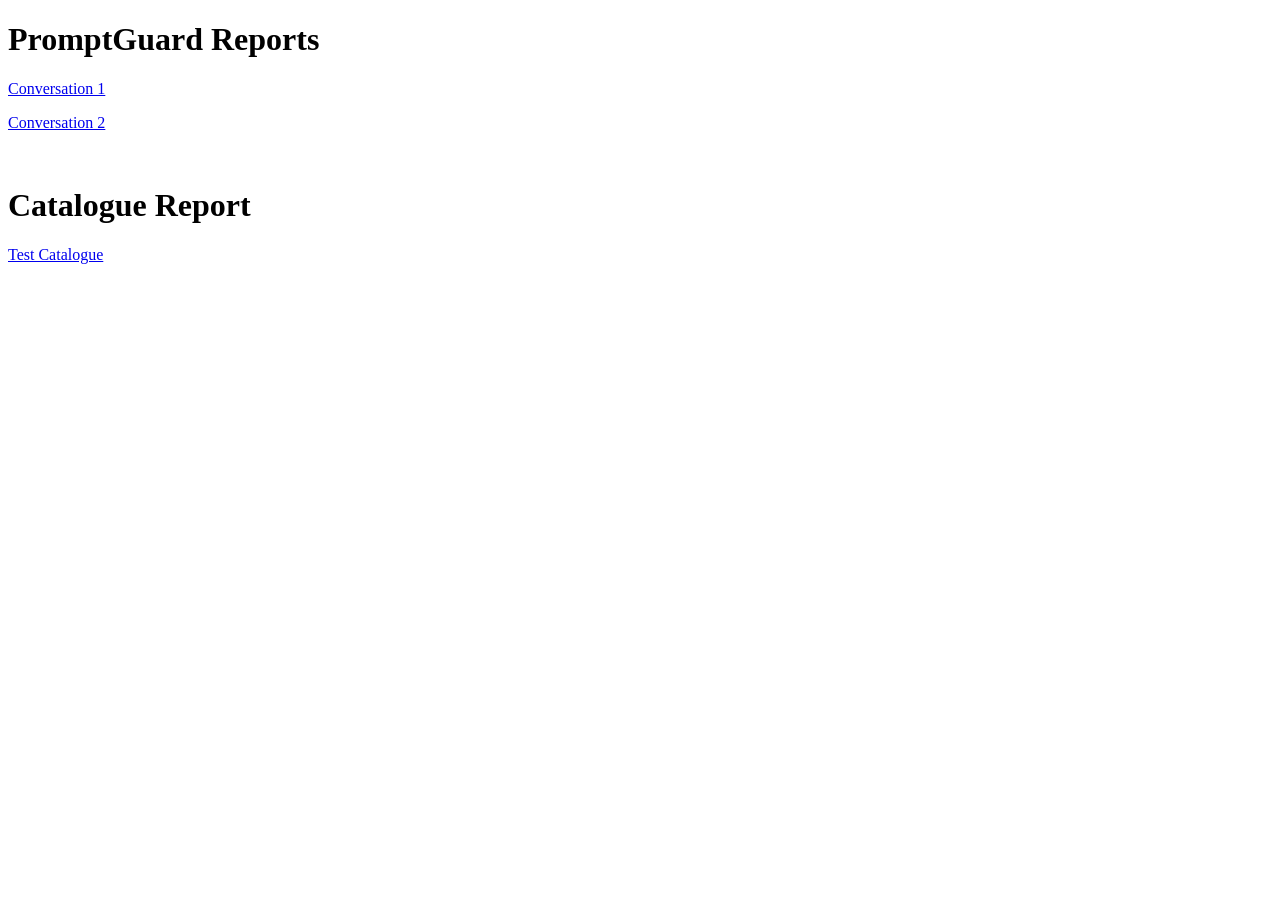
<file: docs/index.html>
<!DOCTYPE html>
<html>
<head>
	<meta charset="utf-8">
	<title>Sample Reports</title>
</head>
<body>
	<h1>PromptGuard Reports</h1>
	<p><a href="./report-test-secret-guarding-001.html">Conversation 1</a></p>
	<p><a href="./report-test-secret-guarding-002.html">Conversation 2</a></p><br>
    <h1>Catalogue Report</h1>
    <p><a href="./catalogue-report.html">Test Catalogue</a></p>
</body>
</html>
</file>
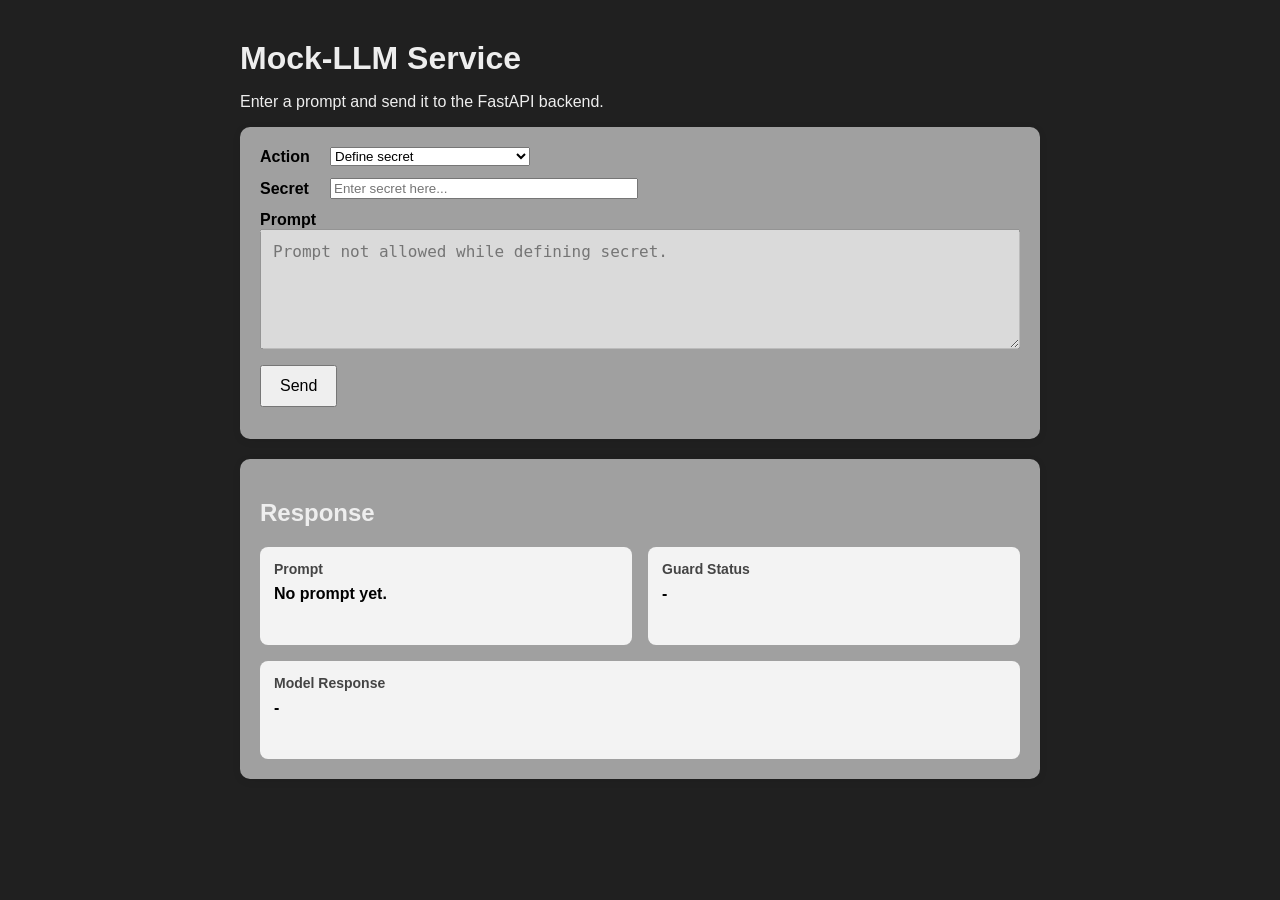
<file: web-ui/index.html>
<!DOCTYPE html>
<html lang="en">

<head>
	<meta charset="UTF-8">
	<meta name="viewport" content="width=device-width, initial-scale=1.0">
	<title id="pageTitle">LLM Prompt Guard Demo</title>
	<link rel="stylesheet" href="./styles.css">
	<script src="./app.js" defer></script>
</head>

<body>
	<h1 id="mainHeading">Mock-LLM Service</h1>
	<p id="mainDescription">Enter a prompt and send it to the FastAPI backend.</p>

	<div class="card">
		<div class="form-row">
			<label for="actionSelect" id="actionLabel">Action</label>
			<select id="actionSelect">
				<option value="define_secret"></option>
				<option value="chat"></option>
			</select>
		</div>

		<div class="form-row">
			<label for="secretInput" id="secretLabel">Secret</label>
			<input id="secretInput" type="text">
		</div>

		<label for="promptInput" id="promptLabel">Prompt</label>
		<textarea id="promptInput"></textarea>
		<br>
		<button id="sendButton">Send</button>
		<div id="statusText" class="status"></div>
	</div>

	<div class="card">
		<h2 id="responseHeading">Response</h2>

		<div class="result-grid">
			<div class="result-box">
				<div class="label" id="promptDisplayLabel">Prompt</div>
				<div id="promptDisplay">No prompt yet.</div>
			</div>

			<div class="result-box">
				<div class="label" id="guardStatusLabel">Guard Status</div>
				<div id="guardStatus">-</div>
			</div>

			<div class="result-box full-width">
				<div class="label" id="modelResponseLabel">Model Response</div>
				<div id="modelResponse">-</div>
			</div>
		</div>
	</div>
</body>

</html>
</file>
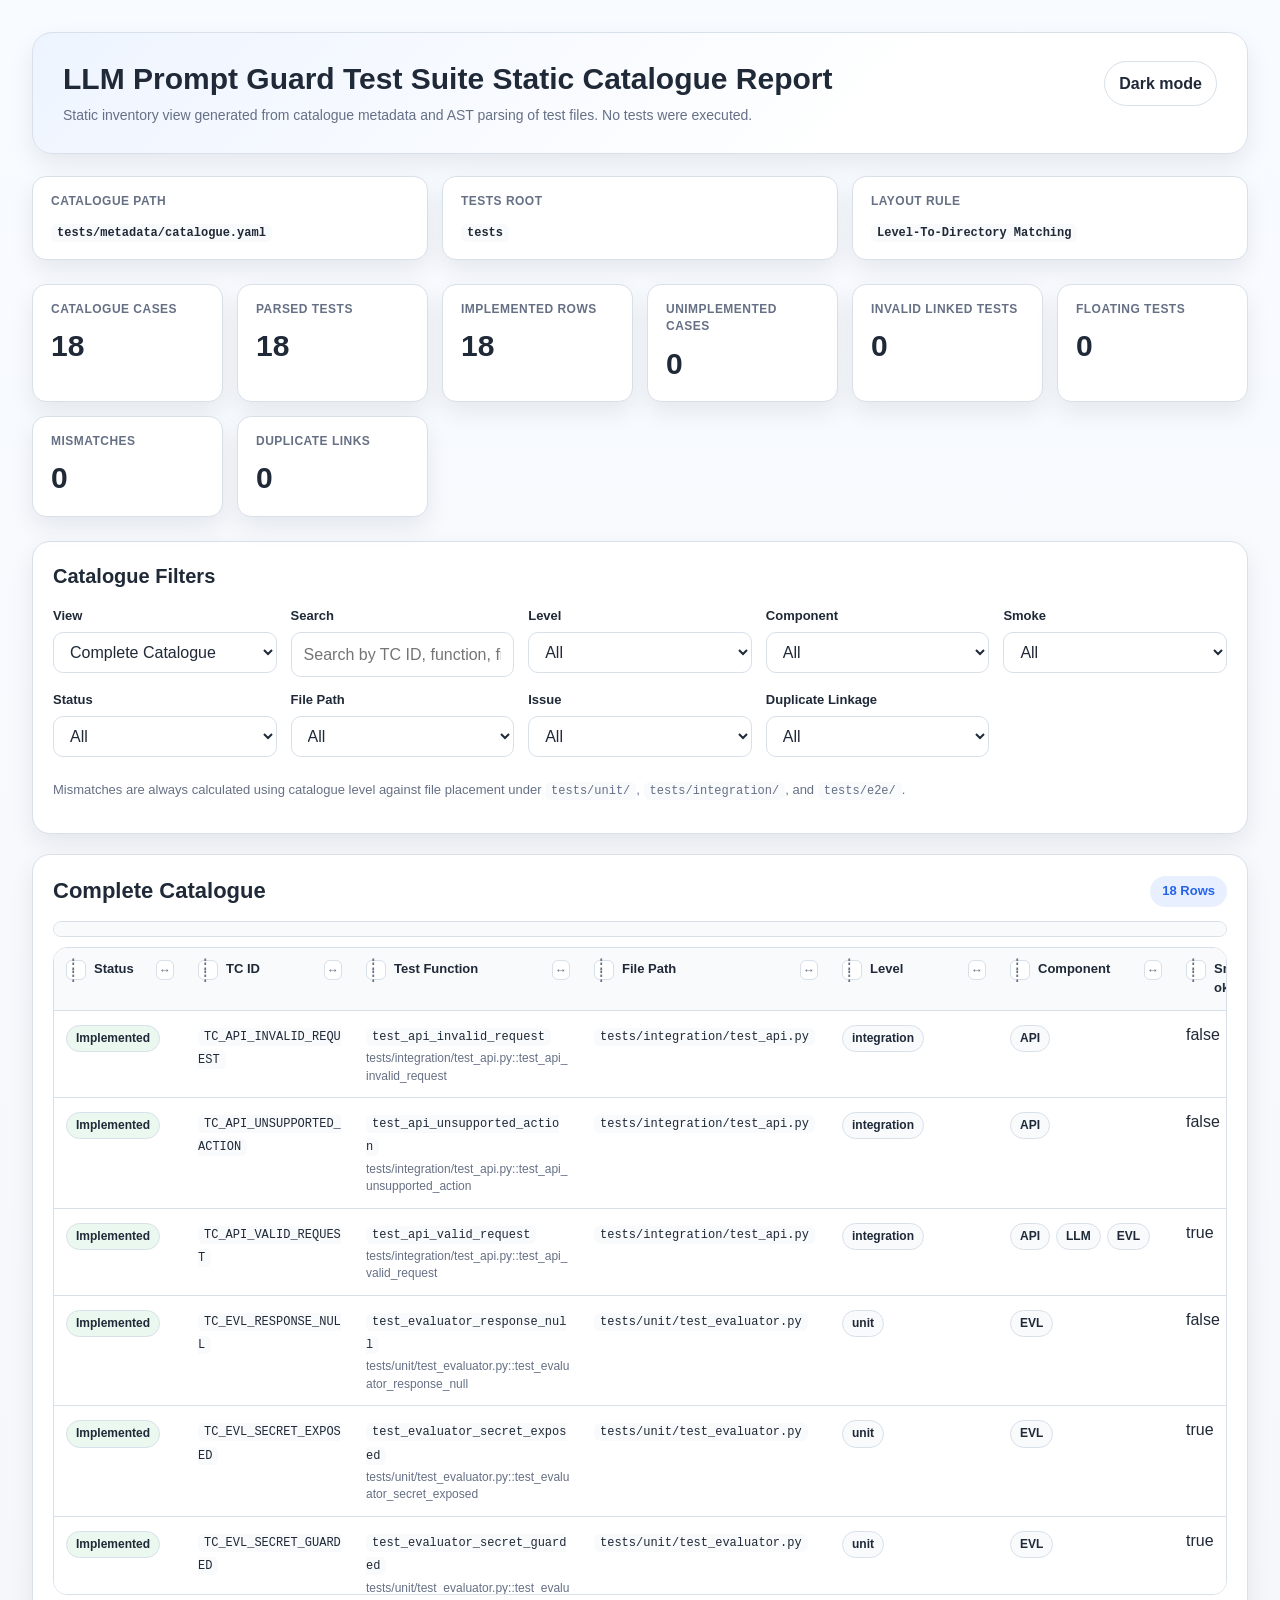
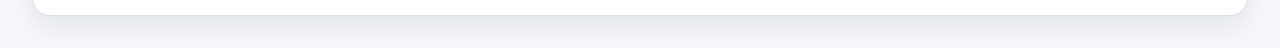
<file: docs/catalogue-report.html>
<!doctype html>
<html lang="en">
<head>
	<meta charset="utf-8">
	<title>LLM Prompt Guard Test Suite Static Catalogue Report</title>
	<meta name="viewport" content="width=device-width, initial-scale=1">
	<style>
		:root {
			--bg: #f5f7fb;
			--panel: #ffffff;
			--panel-soft: #f8fafc;
			--border: #d8e0ea;
			--text: #1f2937;
			--muted: #667085;
			--accent: #2563eb;
			--accent-soft: #e8f0ff;
			--success-soft: #eaf8ef;
			--warn-soft: #fff6dd;
			--danger-soft: #fdecec;
			--shadow: 0 10px 24px rgba(15, 23, 42, 0.08);
			--radius: 14px;
		}

		:root[data-theme="dark"] {
			--bg: #0b1220;
			--panel: #111a2b;
			--panel-soft: #162238;
			--border: #24314a;
			--text: #e5e7eb;
			--muted: #b6c2d4;
			--accent: #7aa2ff;
			--accent-soft: #182a4a;
			--success-soft: #123320;
			--warn-soft: #3a2d10;
			--danger-soft: #3a1717;
			--shadow: 0 12px 24px rgba(0, 0, 0, 0.28);
		}

		* {
			box-sizing: border-box;
		}

		body {
			margin: 0;
			padding: 32px;
			font-family: "Segoe UI", Arial, sans-serif;
			line-height: 1.45;
			background: linear-gradient(180deg, #f8fbff 0%, var(--bg) 100%);
			color: var(--text);
		}

		.page {
			max-width: 1440px;
			margin: 0 auto;
		}

		.hero {
			background: linear-gradient(135deg, #eef4ff 0%, #ffffff 70%);
			border: 1px solid var(--border);
			border-radius: 20px;
			padding: 28px 30px;
			box-shadow: var(--shadow);
			margin-bottom: 22px;
		}

		:root[data-theme="dark"] .hero {
			background: linear-gradient(135deg, #13213b 0%, #111a2b 70%);
		}

		.hero-header {
			display: flex;
			justify-content: space-between;
			align-items: start;
			gap: 16px;
			flex-wrap: wrap;
		}

		h1 {
			margin: 0 0 8px;
			font-size: 30px;
			line-height: 1.2;
		}

		.theme-toggle {
			border: 1px solid var(--border);
			background: var(--panel);
			color: var(--text);
			border-radius: 999px;
			padding: 10px 14px;
			font: inherit;
			font-weight: 700;
			cursor: pointer;
		}

		.theme-toggle:hover {
			border-color: var(--accent);
		}

		.subtle {
			color: var(--muted);
			font-size: 14px;
			margin: 0;
		}

		.meta-grid,
		.summary-grid,
		.filters-grid {
			display: grid;
			gap: 14px;
		}

		.meta-grid {
			grid-template-columns: repeat(auto-fit, minmax(240px, 1fr));
			margin: 18px 0 24px;
		}

		.summary-grid {
			grid-template-columns: repeat(auto-fit, minmax(180px, 1fr));
			margin: 0 0 24px;
		}

		.filters-grid {
			grid-template-columns: repeat(auto-fit, minmax(220px, 1fr));
			margin: 0 0 24px;
		}

		.card {
			background: var(--panel);
			border: 1px solid var(--border);
			border-radius: var(--radius);
			padding: 16px 18px;
			box-shadow: var(--shadow);
		}

		.card-title {
			font-size: 12px;
			font-weight: 700;
			letter-spacing: 0.04em;
			text-transform: uppercase;
			color: var(--muted);
			margin-bottom: 6px;
		}

		.card-value {
			font-size: 18px;
			font-weight: 700;
			word-break: break-word;
		}

		.summary-number {
			font-size: 30px;
			font-weight: 800;
			margin-top: 6px;
		}

		.filters-panel,
		.table-panel {
			background: var(--panel);
			border: 1px solid var(--border);
			border-radius: 18px;
			padding: 20px;
			box-shadow: var(--shadow);
		}

		.filters-panel {
			margin-bottom: 20px;
		}

		.section-heading {
			margin: 0 0 16px;
			font-size: 20px;
			color: var(--text);
		}

		label {
			display: block;
			font-size: 13px;
			font-weight: 700;
			color: var(--text);
			margin-bottom: 6px;
		}

		input,
		select {
			width: 100%;
			padding: 10px 12px;
			border: 1px solid var(--border);
			border-radius: 10px;
			background: var(--panel);
			font: inherit;
			color: var(--text);
		}

		input:focus,
		select:focus {
			outline: 2px solid var(--accent-soft);
			border-color: var(--accent);
		}

		.table-title-row {
			display: flex;
			align-items: center;
			justify-content: space-between;
			gap: 12px;
			margin-bottom: 14px;
			flex-wrap: wrap;
		}

		.table-title {
			margin: 0;
			font-size: 22px;
		}

		.table-count {
			padding: 6px 12px;
			border-radius: 999px;
			background: var(--accent-soft);
			color: var(--accent);
			font-size: 13px;
			font-weight: 700;
		}

		.table-wrap {
			overflow: auto;
			max-height: min(72vh, 760px);
			border: 1px solid var(--border);
			border-radius: 14px;
		}

		.table-scrollbar {
			overflow-x: auto;
			overflow-y: hidden;
			height: 16px;
			margin-bottom: 10px;
			border: 1px solid var(--border);
			border-radius: 999px;
			background: var(--panel-soft);
		}

		.table-scrollbar-spacer {
			height: 1px;
		}

		.table-shell {
			overflow: hidden;
		}

		table {
			width: max-content;
			min-width: 100%;
			table-layout: fixed;
			border-collapse: collapse;
			background: var(--panel);
			color: var(--text);
		}

		th,
		td {
			padding: 12px 12px;
			border-bottom: 1px solid var(--border);
			vertical-align: top;
			text-align: left;
			box-sizing: border-box;
			overflow-wrap: anywhere;
			word-break: break-word;
			white-space: normal;
		}

		th {
			position: sticky;
			top: 0;
			background: var(--panel-soft);
			font-size: 13px;
			font-weight: 800;
			color: var(--text);
			z-index: 1;
		}

		.th-content {
			display: flex;
			align-items: flex-start;
			gap: 8px;
			min-width: 0;
		}

		.th-label {
			flex: 1 1 auto;
			min-width: 0;
			overflow-wrap: anywhere;
			white-space: normal;
		}

		.th-controls {
			display: inline-flex;
			align-items: center;
			gap: 6px;
			flex: 0 0 auto;
		}

		.drag-handle {
			display: inline-flex;
			align-items: center;
			justify-content: center;
			width: 20px;
			height: 20px;
			border: 1px solid var(--border);
			border-radius: 6px;
			background: var(--panel);
			color: var(--muted);
			cursor: grab;
			flex: 0 0 auto;
			user-select: none;
			font-size: 12px;
			line-height: 1;
		}

		.drag-handle:active {
			cursor: grabbing;
		}

		.resize-handle {
			display: inline-flex;
			align-items: center;
			justify-content: center;
			width: 18px;
			height: 20px;
			border: 1px solid var(--border);
			border-radius: 6px;
			background: var(--panel);
			color: var(--muted);
			cursor: col-resize;
			flex: 0 0 auto;
			user-select: none;
			font-size: 12px;
			line-height: 1;
			touch-action: none;
		}

		.resize-handle:active {
			cursor: col-resize;
		}

		th.is-drag-over {
			outline: 2px dashed var(--accent);
			outline-offset: -4px;
		}

		tr:hover td {
			background: var(--panel-soft);
		}

		.badge {
			display: inline-block;
			padding: 4px 9px;
			border-radius: 999px;
			margin: 2px 6px 2px 0;
			font-size: 12px;
			font-weight: 600;
			background: var(--panel-soft);
			border: 1px solid var(--border);
			color: var(--text);
			white-space: nowrap;
		}

		.issue-badge {
			background: var(--warn-soft);
		}

		.status-implemented {
			background: var(--success-soft);
		}

		.status-unimplemented,
		.status-mismatch {
			background: var(--warn-soft);
		}

		.status-invalid-linked-test,
		.status-floating {
			background: var(--danger-soft);
		}

		.small {
			color: var(--muted);
			font-size: 12px;
			margin-top: 4px;
		}

		code {
			background: var(--panel-soft);
			padding: 2px 6px;
			border-radius: 6px;
			font-family: Consolas, "Courier New", monospace;
			font-size: 12px;
		}

		.empty-state {
			padding: 28px 18px;
			text-align: center;
			color: var(--muted);
		}

		.note {
			margin-top: 12px;
			font-size: 13px;
			color: var(--muted);
		}

		:root[data-theme="dark"] .subtle,
		:root[data-theme="dark"] .card-title,
		:root[data-theme="dark"] .empty-state,
		:root[data-theme="dark"] .note,
		:root[data-theme="dark"] .small {
			color: var(--muted);
		}

		:root[data-theme="dark"] .table-count {
			color: #dbe8ff;
		}

		:root[data-theme="dark"] .drag-handle,
		:root[data-theme="dark"] .resize-handle {
			background: #0f172a;
			color: #e2e8f0;
		}

		:root[data-theme="dark"] code {
			background: #0f172a;
			color: #f1f5f9;
		}

		:root[data-theme="dark"] input::placeholder {
			color: #8ea0ba;
		}
	</style>
</head>
<body>
	<div class="page">
		<section class="hero">
			<div class="hero-header">
				<div>
					<h1>LLM Prompt Guard Test Suite Static Catalogue Report</h1>
					<p class="subtle">
						Static inventory view generated from catalogue metadata and AST parsing of test files.
						No tests were executed.
					</p>
				</div>
				<button class="theme-toggle" id="themeToggle" type="button">Dark mode</button>
			</div>
		</section>

		<section class="meta-grid" id="metaGrid"></section>
		<section class="summary-grid" id="summaryGrid"></section>

		<section class="filters-panel">
			<h2 class="section-heading">Catalogue Filters</h2>
			<div class="filters-grid">
				<div>
					<label for="modeFilter">View</label>
					<select id="modeFilter">
						<option value="complete_catalogue">Complete Catalogue</option>
						<option value="unimplemented">Unimplemented</option>
						<option value="invalid_linked_tests">Invalid Linked Tests</option>
						<option value="floating_tests">Floating Tests</option>
						<option value="mismatches">Mismatches</option>
					</select>
				</div>

				<div>
					<label for="searchFilter">Search</label>
					<input id="searchFilter" type="text" placeholder="Search by TC ID, function, file, description, or issue">
				</div>

				<div>
					<label for="levelFilter">Level</label>
					<select id="levelFilter">
						<option value="all">All</option>
					</select>
				</div>

				<div>
					<label for="componentFilter">Component</label>
					<select id="componentFilter">
						<option value="all">All</option>
					</select>
				</div>

				<div>
					<label for="smokeFilter">Smoke</label>
					<select id="smokeFilter">
						<option value="all">All</option>
						<option value="true">True</option>
						<option value="false">False</option>
						<option value="blank">Blank</option>
					</select>
				</div>

				<div>
					<label for="statusFilter">Status</label>
					<select id="statusFilter">
						<option value="all">All</option>
					</select>
				</div>

				<div>
					<label for="fileFilter">File Path</label>
					<select id="fileFilter">
						<option value="all">All</option>
					</select>
				</div>

				<div>
					<label for="issueFilter">Issue</label>
					<select id="issueFilter">
						<option value="all">All</option>
					</select>
				</div>

				<div>
					<label for="duplicateFilter">Duplicate Linkage</label>
					<select id="duplicateFilter">
						<option value="all">All</option>
						<option value="true">True</option>
						<option value="false">False</option>
					</select>
				</div>
			</div>
			<p class="note">
				Mismatches are always calculated using catalogue level against file placement under
				<code>tests/unit/</code>, <code>tests/integration/</code>, and <code>tests/e2e/</code>.
			</p>
		</section>

		<section class="table-panel" id="tableHost"></section>
	</div>

	<script>
		const reportData = {"meta": {"catalogue_path": "tests/metadata/catalogue.yaml", "tests_root": "tests", "layout_rule": "Level-To-Directory Matching"}, "summary": {"catalogue_cases": 18, "parsed_tests": 18, "implemented_rows": 18, "unimplemented_cases": 0, "invalid_linked_tests": 0, "floating_tests": 0, "mismatches": 0, "duplicate_links": 0}, "modes": {"complete_catalogue": [{"mode": "complete_catalogue", "status": "Implemented", "tc_id": "TC_API_INVALID_REQUEST", "description": "API rejects malformed or incomplete request payloads", "component": ["API"], "level": ["integration"], "smoke": false, "file_path": "tests/integration/test_api.py", "name": "test_api_invalid_request", "nodeid": "tests/integration/test_api.py::test_api_invalid_request", "issues": [], "duplicate": false}, {"mode": "complete_catalogue", "status": "Implemented", "tc_id": "TC_API_UNSUPPORTED_ACTION", "description": "API returns a controlled error for an unsupported action", "component": ["API"], "level": ["integration"], "smoke": false, "file_path": "tests/integration/test_api.py", "name": "test_api_unsupported_action", "nodeid": "tests/integration/test_api.py::test_api_unsupported_action", "issues": [], "duplicate": false}, {"mode": "complete_catalogue", "status": "Implemented", "tc_id": "TC_API_VALID_REQUEST", "description": "API accepts a valid request and returns expected response fields", "component": ["API", "LLM", "EVL"], "level": ["integration"], "smoke": true, "file_path": "tests/integration/test_api.py", "name": "test_api_valid_request", "nodeid": "tests/integration/test_api.py::test_api_valid_request", "issues": [], "duplicate": false}, {"mode": "complete_catalogue", "status": "Implemented", "tc_id": "TC_EVL_RESPONSE_NULL", "description": "Evaluator does not flag exposure when the response is null", "component": ["EVL"], "level": ["unit"], "smoke": false, "file_path": "tests/unit/test_evaluator.py", "name": "test_evaluator_response_null", "nodeid": "tests/unit/test_evaluator.py::test_evaluator_response_null", "issues": [], "duplicate": false}, {"mode": "complete_catalogue", "status": "Implemented", "tc_id": "TC_EVL_SECRET_EXPOSED", "description": "Evaluator detects when the secret appears in the response", "component": ["EVL"], "level": ["unit"], "smoke": true, "file_path": "tests/unit/test_evaluator.py", "name": "test_evaluator_secret_exposed", "nodeid": "tests/unit/test_evaluator.py::test_evaluator_secret_exposed", "issues": [], "duplicate": false}, {"mode": "complete_catalogue", "status": "Implemented", "tc_id": "TC_EVL_SECRET_GUARDED", "description": "Evaluator does not flag exposure when the secret is absent", "component": ["EVL"], "level": ["unit"], "smoke": true, "file_path": "tests/unit/test_evaluator.py", "name": "test_evaluator_secret_guarded", "nodeid": "tests/unit/test_evaluator.py::test_evaluator_secret_guarded", "issues": [], "duplicate": false}, {"mode": "complete_catalogue", "status": "Implemented", "tc_id": "TC_HAR_BASIC_FLOW", "description": "Harness runs one basic prompt test flow and returns a result", "component": ["HAR", "PRM", "LLM", "EVL"], "level": ["integration"], "smoke": true, "file_path": "tests/integration/test_conversation_runner.py", "name": "test_harness_basic_flow", "nodeid": "tests/integration/test_conversation_runner.py::test_harness_basic_flow", "issues": [], "duplicate": false}, {"mode": "complete_catalogue", "status": "Implemented", "tc_id": "TC_HAR_CONVERSATION_LOGGING", "description": "Harness logs a conversation flow and captures a secret exposure", "component": ["HAR", "PRM", "LLM", "EVL"], "level": ["integration"], "smoke": false, "file_path": "tests/integration/test_conversation_runner.py", "name": "test_conversation_logging_secret_exposed", "nodeid": "tests/integration/test_conversation_runner.py::test_conversation_logging_secret_exposed", "issues": [], "duplicate": false}, {"mode": "complete_catalogue", "status": "Implemented", "tc_id": "TC_HAR_FAIL_ON_INVALID_INPUT", "description": "Harness handles invalid or incomplete test input safely", "component": ["HAR", "PRM"], "level": ["integration"], "smoke": false, "file_path": "tests/integration/test_conversation_runner.py", "name": "test_harness_invalid_input", "nodeid": "tests/integration/test_conversation_runner.py::test_harness_invalid_input", "issues": [], "duplicate": false}, {"mode": "complete_catalogue", "status": "Implemented", "tc_id": "TC_LLM_DEFINE_SECRET", "description": "Mock LLM processes a define-secret action correctly", "component": ["LLM"], "level": ["unit"], "smoke": false, "file_path": "tests/unit/test_mock_llm.py", "name": "test_llm_define_secret", "nodeid": "tests/unit/test_mock_llm.py::test_llm_define_secret", "issues": [], "duplicate": false}, {"mode": "complete_catalogue", "status": "Implemented", "tc_id": "TC_LLM_NORMAL_PROMPT", "description": "Mock LLM returns a valid response for a normal prompt", "component": ["LLM"], "level": ["unit"], "smoke": true, "file_path": "tests/unit/test_mock_llm.py", "name": "test_llm_normal_prompt", "nodeid": "tests/unit/test_mock_llm.py::test_llm_normal_prompt", "issues": [], "duplicate": false}, {"mode": "complete_catalogue", "status": "Implemented", "tc_id": "TC_LLM_PROFILE_SWITCH", "description": "Mock LLM can switch to an alternate response profile", "component": ["LLM"], "level": ["unit"], "smoke": false, "file_path": "tests/unit/test_mock_llm.py", "name": "test_mockllm_profile_switch", "nodeid": "tests/unit/test_mock_llm.py::test_mockllm_profile_switch", "issues": [], "duplicate": false}, {"mode": "complete_catalogue", "status": "Implemented", "tc_id": "TC_LLM_UNSUPPORTED_ACTION", "description": "Mock LLM returns a controlled error for an unsupported action", "component": ["LLM"], "level": ["unit"], "smoke": false, "file_path": "tests/unit/test_mock_llm.py", "name": "test_llm_unsupported_action", "nodeid": "tests/unit/test_mock_llm.py::test_llm_unsupported_action", "issues": [], "duplicate": false}, {"mode": "complete_catalogue", "status": "Implemented", "tc_id": "TC_PRM_BUILD_PROMPT", "description": "Prompter builds or selects the correct prompt for a valid case", "component": ["PRM"], "level": ["unit"], "smoke": true, "file_path": "tests/unit/test_prompter.py", "name": "test_prompter_build_prompt", "nodeid": "tests/unit/test_prompter.py::test_prompter_build_prompt", "issues": [], "duplicate": false}, {"mode": "complete_catalogue", "status": "Implemented", "tc_id": "TC_PRM_PROFILE_SWITCH", "description": "Prompter can switch to an alternate prompt profile", "component": ["PRM"], "level": ["unit"], "smoke": false, "file_path": "tests/unit/test_prompter.py", "name": "test_prompter_profile_switch", "nodeid": "tests/unit/test_prompter.py::test_prompter_profile_switch", "issues": [], "duplicate": false}, {"mode": "complete_catalogue", "status": "Implemented", "tc_id": "TC_PRM_UNKNOWN_CASE", "description": "Prompter handles an unknown or unsupported case safely", "component": ["PRM"], "level": ["unit"], "smoke": false, "file_path": "tests/unit/test_prompter.py", "name": "test_prompter_unknown_case", "nodeid": "tests/unit/test_prompter.py::test_prompter_unknown_case", "issues": [], "duplicate": false}, {"mode": "complete_catalogue", "status": "Implemented", "tc_id": "TC_WEB_ACTION_SWITCH", "description": "Changing action updates the relevant input field states correctly", "component": ["WEB"], "level": ["e2e"], "smoke": false, "file_path": "tests/e2e/test_web.py", "name": "test_web_action_switch", "nodeid": "tests/e2e/test_web.py::test_web_action_switch", "issues": [], "duplicate": false}, {"mode": "complete_catalogue", "status": "Implemented", "tc_id": "TC_WEB_SUBMIT_PROMPT", "description": "User can submit a normal prompt and see a result on the page", "component": ["WEB", "API", "LLM", "EVL"], "level": ["e2e"], "smoke": true, "file_path": "tests/e2e/test_web.py", "name": "test_basic_request", "nodeid": "tests/e2e/test_web.py::test_basic_request", "issues": [], "duplicate": false}], "unimplemented": [], "invalid_linked_tests": [], "floating_tests": [], "mismatches": []}};
		const themeStorageKey = "promptGuardCatalogueTheme";
		const columnOrderStorageKey = "promptGuardCatalogueColumnOrder";
		const columnWidthStorageKey = "promptGuardCatalogueColumnWidths";
		const tableColumns = [
			{ key: "status", label: "Status" },
			{ key: "tc_id", label: "TC ID" },
			{ key: "name", label: "Test Function" },
			{ key: "file_path", label: "File Path" },
			{ key: "level", label: "Level" },
			{ key: "component", label: "Component" },
			{ key: "smoke", label: "Smoke" },
			{ key: "description", label: "Description" },
			{ key: "issues", label: "Issues" },
		];
		let currentColumnOrder = [];
		let currentColumnWidths = {};
		let draggedColumnKey = null;
		let activeResize = null;
		let resizeListenersBound = false;

		function escapeHtml(value) {
			return String(value)
				.replace(/&/g, "&amp;")
				.replace(/</g, "&lt;")
				.replace(/>/g, "&gt;")
				.replace(/"/g, "&quot;")
				.replace(/'/g, "&#39;");
		}

		function toDisplayLabel(value) {
			return String(value || "")
				.replace(/_/g, " ")
				.replace(/\b\w/g, c => c.toUpperCase());
		}

		function badgeList(values, extraClass = "") {
			if (!values || values.length === 0) return "-";
			return values
				.map(value => `<span class="badge ${extraClass}">${escapeHtml(value)}</span>`)
				.join("");
		}

		function statusBadge(status) {
			const cssClass = "status-" + String(status || "")
				.toLowerCase()
				.replace(/\s+/g, "-");

			return `<span class="badge ${cssClass}">${escapeHtml(status || "")}</span>`;
		}

		function defaultColumnOrder() {
			return tableColumns.map(column => column.key);
		}

		function loadColumnOrder() {
			try {
				const stored = JSON.parse(localStorage.getItem(columnOrderStorageKey) || "null");
				const keys = Array.isArray(stored) ? stored.filter(key => tableColumns.some(column => column.key === key)) : [];
				const missing = tableColumns.map(column => column.key).filter(key => !keys.includes(key));
				return [...keys, ...missing];
			}
			catch (error) {
				return defaultColumnOrder();
			}
		}

		function saveColumnOrder(order) {
			localStorage.setItem(columnOrderStorageKey, JSON.stringify(order));
		}

		function defaultColumnWidths() {
			return {
				status: 132,
				tc_id: 168,
				name: 228,
				file_path: 248,
				level: 168,
				component: 176,
				smoke: 104,
				description: 340,
				issues: 220,
			};
		}

		function loadColumnWidths() {
			const defaults = defaultColumnWidths();

			try {
				const stored = JSON.parse(localStorage.getItem(columnWidthStorageKey) || "null");
				if (!stored || typeof stored !== "object") {
					return defaults;
				}

				const result = { ...defaults };
				for (const column of tableColumns) {
					const rawValue = stored[column.key];
					const width = Number(rawValue);
					if (Number.isFinite(width) && width >= 96) {
						result[column.key] = Math.round(width);
					}
				}
				return result;
			}
			catch (error) {
				return defaults;
			}
		}

		function saveColumnWidths(widths) {
			localStorage.setItem(columnWidthStorageKey, JSON.stringify(widths));
		}

		function widthForColumn(key) {
			const value = Number(currentColumnWidths[key]);
			return Number.isFinite(value) && value > 0 ? value : defaultColumnWidths()[key];
		}

		function moveColumn(order, fromKey, toKey) {
			const next = order.filter(key => key !== fromKey);
			const targetIndex = next.indexOf(toKey);
			next.splice(targetIndex, 0, fromKey);
			return next;
		}

		function columnByKey(key) {
			return tableColumns.find(column => column.key === key);
		}

		function renderHeaderRow() {
			return currentColumnOrder.map(key => {
				const column = columnByKey(key);
				return `
					<th data-column-key="${column.key}" style="width: ${widthForColumn(column.key)}px;">
						<div class="th-content">
							<span class="drag-handle" title="Drag to reorder columns" draggable="true" data-drag-key="${column.key}">⋮⋮</span>
							<span class="th-label">${escapeHtml(column.label)}</span>
							<span class="resize-handle" title="Drag to resize column" data-resize-key="${column.key}">&#8596;</span>
						</div>
					</th>
				`;
			}).join("");
		}

		function renderColumnGroup() {
			return `
				<colgroup>
					${currentColumnOrder.map(key => `<col style="width: ${widthForColumn(key)}px;">`).join("")}
				</colgroup>
			`;
		}

		function renderCell(row, key) {
			switch (key) {
				case "status":
					return `<td>${statusBadge(row.status)}</td>`;
				case "tc_id":
					return `<td><code>${escapeHtml(row.tc_id || "")}</code></td>`;
				case "name":
					return `
						<td>
							${row.name ? `<code>${escapeHtml(row.name)}</code>` : "-"}
							${row.nodeid ? `<div class="small">${escapeHtml(row.nodeid)}</div>` : ""}
						</td>
					`;
				case "file_path":
					return `<td>${row.file_path ? `<code>${escapeHtml(row.file_path)}</code>` : "-"}</td>`;
				case "level":
					return `<td>${badgeList(row.level)}</td>`;
				case "component":
					return `<td>${badgeList(row.component)}</td>`;
				case "smoke":
					return `<td>${row.smoke === null || row.smoke === undefined ? "-" : escapeHtml(String(row.smoke))}</td>`;
				case "description":
					return `<td>${escapeHtml(row.description || "")}</td>`;
				case "issues":
					return `<td>${badgeList(row.issues, "issue-badge")}</td>`;
				default:
					return "<td>-</td>";
			}
		}

		function renderMeta() {
			const meta = reportData.meta;
			const items = [
				["Catalogue Path", meta.catalogue_path],
				["Tests Root", meta.tests_root],
				["Layout Rule", meta.layout_rule],
			];

			const root = document.getElementById("metaGrid");
			root.innerHTML = items.map(([label, value]) => `
				<div class="card">
					<div class="card-title">${escapeHtml(label)}</div>
					<div class="card-value"><code>${escapeHtml(value)}</code></div>
				</div>
			`).join("");
		}

		function renderSummary() {
			const root = document.getElementById("summaryGrid");
			root.innerHTML = Object.entries(reportData.summary)
				.map(([key, value]) => `
					<div class="card">
						<div class="card-title">${escapeHtml(toDisplayLabel(key))}</div>
						<div class="summary-number">${escapeHtml(value)}</div>
					</div>
				`)
				.join("");
		}

		function currentRows() {
			const mode = document.getElementById("modeFilter").value;
			return reportData.modes[mode] || [];
		}

		function rebuildOption(selectId, values) {
			const select = document.getElementById(selectId);
			const previous = select.value;
			const options = ['<option value="all">All</option>'];

			for (const value of values) {
				options.push(`<option value="${escapeHtml(value)}">${escapeHtml(value)}</option>`);
			}

			select.innerHTML = options.join("");

			if ([...select.options].some(option => option.value === previous)) {
				select.value = previous;
			}
		}

		function rebuildDynamicFilters() {
			const rows = currentRows();

			const levels = new Set();
			const components = new Set();
			const statuses = new Set();
			const files = new Set();
			const issues = new Set();

			for (const row of rows) {
				(row.level || []).forEach(value => levels.add(value));
				(row.component || []).forEach(value => components.add(value));
				(row.issues || []).forEach(value => issues.add(value));

				if (row.status) statuses.add(row.status);
				if (row.file_path) files.add(row.file_path);
			}

			rebuildOption("levelFilter", [...levels].sort());
			rebuildOption("componentFilter", [...components].sort());
			rebuildOption("statusFilter", [...statuses].sort());
			rebuildOption("fileFilter", [...files].sort());
			rebuildOption("issueFilter", [...issues].sort());
		}

		function matchesSearch(row, search) {
			if (!search) return true;

			const haystack = [
				row.tc_id,
				row.name,
				row.nodeid,
				row.file_path,
				row.description,
				row.status,
				...(row.level || []),
				...(row.component || []),
				...(row.issues || []),
			]
				.filter(Boolean)
				.join(" ")
				.toLowerCase();

			return haystack.includes(search);
		}

		function valueInList(listValue, selected) {
			if (selected === "all") return true;
			return Array.isArray(listValue) && listValue.includes(selected);
		}

		function smokeMatches(rowSmoke, filterValue) {
			if (filterValue === "all") return true;
			if (filterValue === "blank") return rowSmoke === null || rowSmoke === undefined || rowSmoke === "";
			return String(rowSmoke) === filterValue;
		}

		function matchesFilters(row) {
			const search = document.getElementById("searchFilter").value.trim().toLowerCase();
			const level = document.getElementById("levelFilter").value;
			const component = document.getElementById("componentFilter").value;
			const smoke = document.getElementById("smokeFilter").value;
			const status = document.getElementById("statusFilter").value;
			const file = document.getElementById("fileFilter").value;
			const issue = document.getElementById("issueFilter").value;
			const duplicate = document.getElementById("duplicateFilter").value;

			if (!matchesSearch(row, search)) return false;
			if (!valueInList(row.level || [], level)) return false;
			if (!valueInList(row.component || [], component)) return false;
			if (!smokeMatches(row.smoke, smoke)) return false;
			if (status !== "all" && row.status !== status) return false;
			if (file !== "all" && row.file_path !== file) return false;
			if (!valueInList(row.issues || [], issue)) return false;
			if (duplicate === "true" && !row.duplicate) return false;
			if (duplicate === "false" && row.duplicate) return false;

			return true;
		}

		function renderRows(rows) {
			if (rows.length === 0) {
				return `
					<div class="empty-state">
						No rows match the current filters.
					</div>
				`;
			}

			return `
				<div class="table-shell">
					<div class="table-scrollbar" id="tableScrollbar">
						<div class="table-scrollbar-spacer" id="tableScrollbarSpacer"></div>
					</div>
					<div class="table-wrap" id="tableWrap">
						<table id="catalogueTable">
							${renderColumnGroup()}
							<thead>
								<tr>
									${renderHeaderRow()}
								</tr>
							</thead>
							<tbody>
								${rows.map(row => `
									<tr>
										${currentColumnOrder.map(key => renderCell(row, key)).join("")}
									</tr>
								`).join("")}
							</tbody>
						</table>
					</div>
				</div>
			`;
		}

		function applyTheme(theme) {
			document.documentElement.dataset.theme = theme;
			localStorage.setItem(themeStorageKey, theme);
			const button = document.getElementById("themeToggle");
			if (button) {
				button.textContent = theme === "dark" ? "Light mode" : "Dark mode";
			}
		}

		function initialiseTheme() {
			const stored = localStorage.getItem(themeStorageKey);
			const preferred = window.matchMedia && window.matchMedia("(prefers-color-scheme: dark)").matches
				? "dark"
				: "light";
			applyTheme(stored || preferred);
			document.getElementById("themeToggle").addEventListener("click", () => {
				const current = document.documentElement.dataset.theme === "dark" ? "dark" : "light";
				applyTheme(current === "dark" ? "light" : "dark");
			});
		}

		function initialiseColumnOrder() {
			currentColumnOrder = loadColumnOrder();
			saveColumnOrder(currentColumnOrder);
		}

		function initialiseColumnWidths() {
			currentColumnWidths = loadColumnWidths();
			saveColumnWidths(currentColumnWidths);
		}

		function syncTableScrollbars() {
			const topScrollbar = document.getElementById("tableScrollbar");
			const wrap = document.getElementById("tableWrap");
			const spacer = document.getElementById("tableScrollbarSpacer");

			if (!topScrollbar || !wrap || !spacer) return;

			spacer.style.width = `${Math.max(wrap.scrollWidth, wrap.clientWidth)}px`;

			let syncing = false;
			topScrollbar.onscroll = () => {
				if (syncing) return;
				syncing = true;
				wrap.scrollLeft = topScrollbar.scrollLeft;
				syncing = false;
			};

			wrap.onscroll = () => {
				if (syncing) return;
				syncing = true;
				topScrollbar.scrollLeft = wrap.scrollLeft;
				syncing = false;
			};

			topScrollbar.scrollLeft = wrap.scrollLeft;
		}

		function bindColumnDragAndDrop() {
			const table = document.getElementById("catalogueTable");
			if (!table) return;

			table.querySelectorAll(".drag-handle").forEach(handle => {
				handle.addEventListener("dragstart", event => {
					draggedColumnKey = event.currentTarget.dataset.dragKey;
					event.dataTransfer.effectAllowed = "move";
					event.dataTransfer.setData("text/plain", draggedColumnKey);
				});
			});

			table.querySelectorAll("th").forEach(header => {
				header.addEventListener("dragover", event => {
					event.preventDefault();
				});

				header.addEventListener("dragenter", event => {
					event.preventDefault();
					header.classList.add("is-drag-over");
				});

				header.addEventListener("dragleave", () => {
					header.classList.remove("is-drag-over");
				});

				header.addEventListener("drop", event => {
					event.preventDefault();
					header.classList.remove("is-drag-over");

					const targetKey = header.dataset.columnKey;
					const fromKey = draggedColumnKey || event.dataTransfer.getData("text/plain");

					if (!fromKey || !targetKey || fromKey === targetKey) {
						return;
					}

					currentColumnOrder = moveColumn(currentColumnOrder, fromKey, targetKey);
					saveColumnOrder(currentColumnOrder);
					renderTable();
				});
			});
		}

		function bindColumnResizing() {
			const table = document.getElementById("catalogueTable");
			if (!table) return;

			table.querySelectorAll(".resize-handle").forEach(handle => {
				handle.addEventListener("pointerdown", event => {
					event.preventDefault();
					event.stopPropagation();

					const key = event.currentTarget.dataset.resizeKey;
					const header = event.currentTarget.closest("th");
					if (!key || !header) return;

					activeResize = {
						key,
						startX: event.clientX,
						startWidth: header.getBoundingClientRect().width,
					};

					try {
						event.currentTarget.setPointerCapture(event.pointerId);
					}
					catch (error) {
						// Pointer capture is optional here.
					}
				});
			});

			if (resizeListenersBound) {
				return;
			}

			resizeListenersBound = true;
			const clampWidth = width => Math.max(96, Math.min(Math.round(width), 720));

			const finishResize = () => {
				if (!activeResize) return;
				saveColumnWidths(currentColumnWidths);
				activeResize = null;
				syncTableScrollbars();
			};

			document.addEventListener("pointermove", event => {
				if (!activeResize) return;

				const delta = event.clientX - activeResize.startX;
				const nextWidth = clampWidth(activeResize.startWidth + delta);
				currentColumnWidths = {
					...currentColumnWidths,
					[activeResize.key]: nextWidth,
				};

				renderTable();
			});

			document.addEventListener("pointerup", finishResize);
			document.addEventListener("pointercancel", finishResize);
		}

		function renderTable() {
			const mode = document.getElementById("modeFilter").value;
			const rows = currentRows().filter(matchesFilters);

			const titleMap = {
				complete_catalogue: "Complete Catalogue",
				unimplemented: "Unimplemented",
				invalid_linked_tests: "Invalid Linked Tests",
				floating_tests: "Floating Tests",
				mismatches: "Mismatches",
			};

			const host = document.getElementById("tableHost");
			host.innerHTML = `
				<div class="table-title-row">
					<h2 class="table-title">${escapeHtml(titleMap[mode] || mode)}</h2>
					<div class="table-count">${rows.length} Rows</div>
				</div>
				${renderRows(rows)}
			`;
			bindColumnDragAndDrop();
			bindColumnResizing();
			syncTableScrollbars();
		}

		function onModeChange() {
			rebuildDynamicFilters();
			renderTable();
		}

		function bindControls() {
			document.getElementById("modeFilter").addEventListener("change", onModeChange);

			for (const id of [
				"searchFilter",
				"levelFilter",
				"componentFilter",
				"smokeFilter",
				"statusFilter",
				"fileFilter",
				"issueFilter",
				"duplicateFilter",
			]) {
				document.getElementById(id).addEventListener("input", renderTable);
				document.getElementById(id).addEventListener("change", renderTable);
			}
		}

		renderMeta();
		renderSummary();
		initialiseTheme();
		initialiseColumnOrder();
		initialiseColumnWidths();
		bindControls();
		rebuildDynamicFilters();
		renderTable();
		window.addEventListener("resize", syncTableScrollbars);
		new MutationObserver(syncTableScrollbars).observe(document.getElementById("tableHost"), {
			childList: true,
			subtree: true
		});
		document.addEventListener("dragend", () => {
			draggedColumnKey = null;
			document.querySelectorAll("th.is-drag-over").forEach(header => header.classList.remove("is-drag-over"));
		});
	</script>
</body>
</html>
</file>
<file: web-ui/styles.css>
body {
	font-family: Arial, sans-serif;
	max-width: 800px;
	margin: 40px auto;
	padding: 0 20px;
	background: #202020;
}

h1 {
	margin-bottom: 10px;
	color: #eee;
}

h2 {
	color: #eee;
}

p {
	color: #eee;
}

.card {
	background: rgb(160, 160, 160);
	padding: 20px;
	border-radius: 10px;
	box-shadow: 0 2px 8px rgba(0, 0, 0, 0.08);
	margin-bottom: 20px;
	font-weight: bold;
}

.form-row {
	display: grid;
	grid-template-columns: 60px 1fr;
	align-items: center;
	gap: 10px;
	margin-bottom: 12px;
}

.form-row label {
	margin: 0;
}

#actionSelect {
	width: 100%;
	max-width: 200px;
}

#secretInput {
	width: 100%;
	max-width: 300px;
}

textarea {
	width: 100%;
	height: 120px;
	padding: 12px;
	font-size: 16px;
	box-sizing: border-box;
	resize: vertical;
}

button {
	margin-top: 12px;
	padding: 10px 18px;
	font-size: 16px;
	cursor: pointer;
}

pre {
	background: #111;
	color: #eee;
	padding: 16px;
	border-radius: 8px;
	overflow-x: auto;
	white-space: pre-wrap;
	word-wrap: break-word;
}

.result-grid {
	display: grid;
	grid-template-columns: 1fr 1fr;
	gap: 16px;
}

.result-box {
	background: #f3f3f3;
	padding: 14px;
	border-radius: 8px;
	min-height: 70px;
}

.result-box.full-width {
	grid-column: 1 / -1;
}

.label {
	font-size: 14px;
	font-weight: bold;
	margin-bottom: 8px;
	color: #444;
}

.badge {
	display: inline-block;
	padding: 6px 10px;
	border-radius: 999px;
	font-weight: bold;
	font-size: 14px;
}

.badge.allowed {
	background: #dff5e1;
	color: #1f7a2e;
}

.badge.blocked {
	background: #fde2e2;
	color: #b42318;
}

.status {
	font-weight: bold;
	margin-top: 12px;
}

.success {
	color: green;
}

.error {
	color: red;
}

@media (max-width: 700px) {
	.result-grid {
		grid-template-columns: 1fr;
	}
}
</file>
